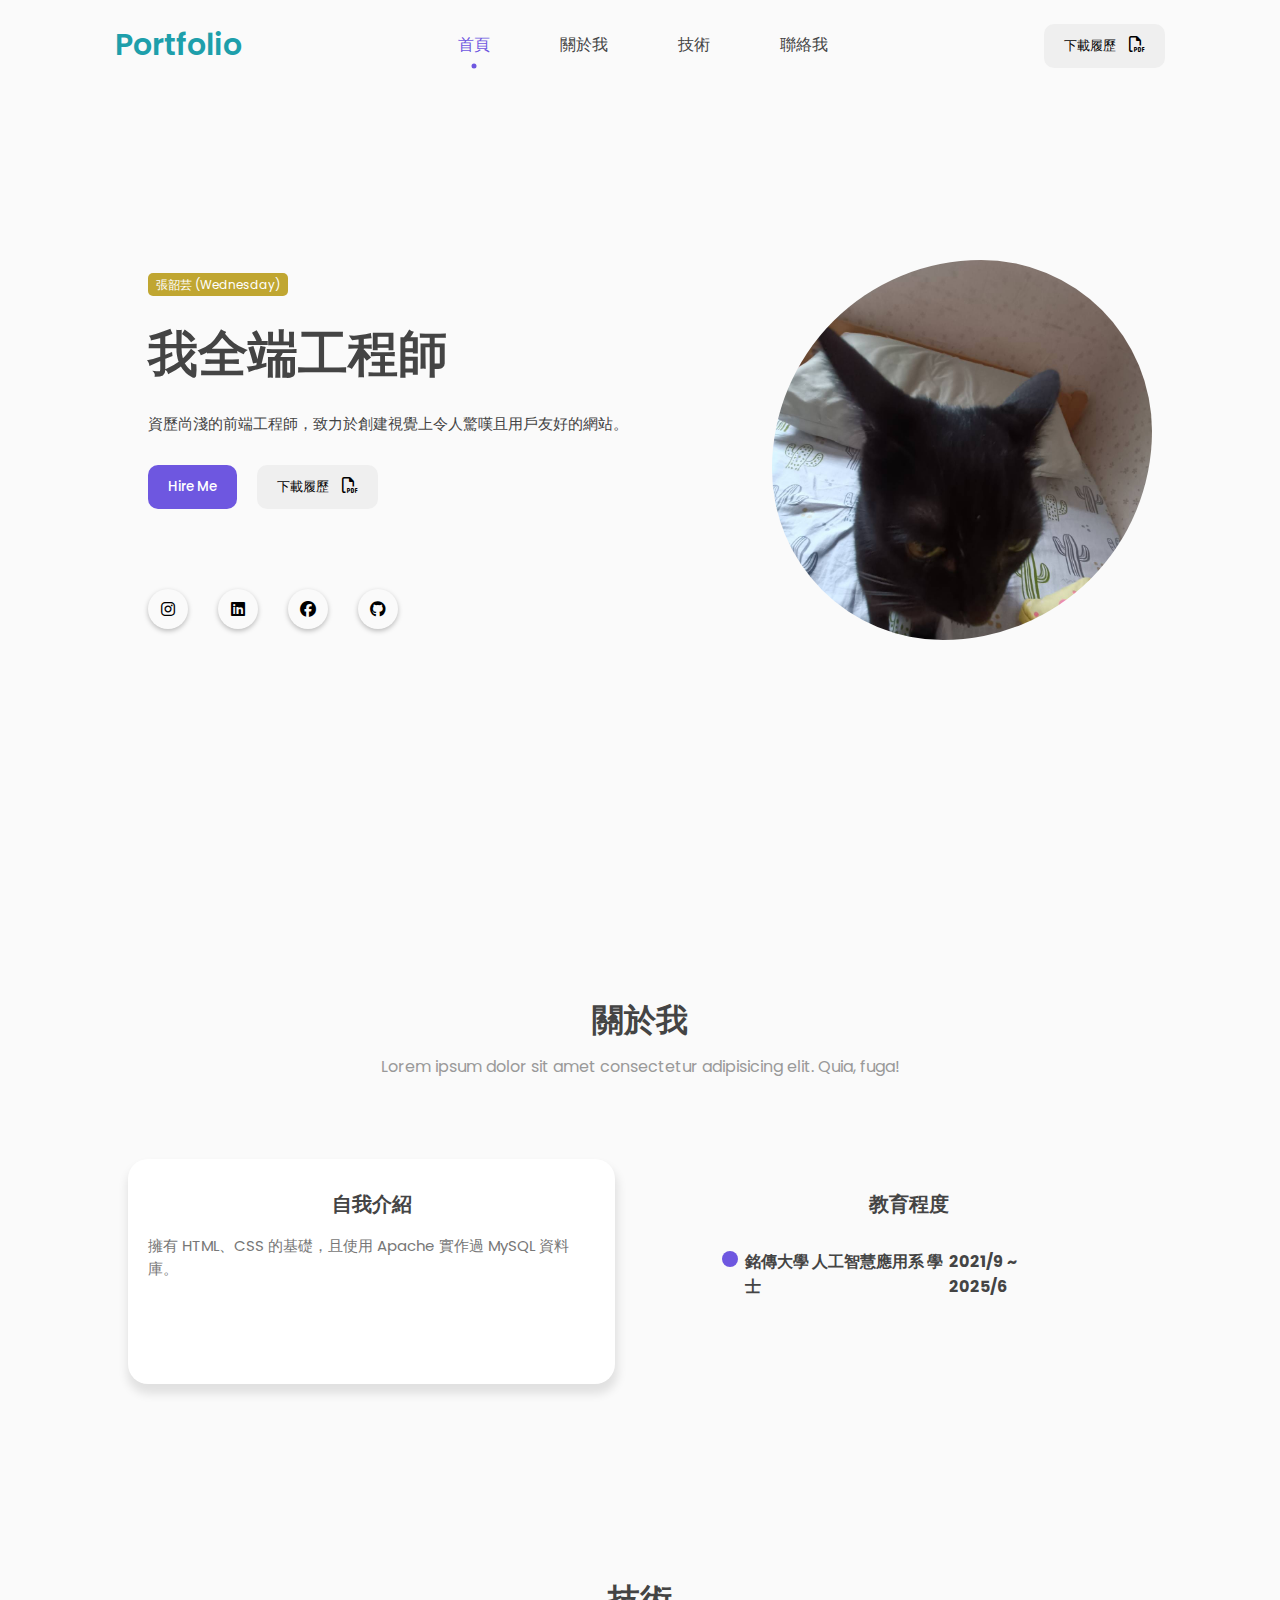
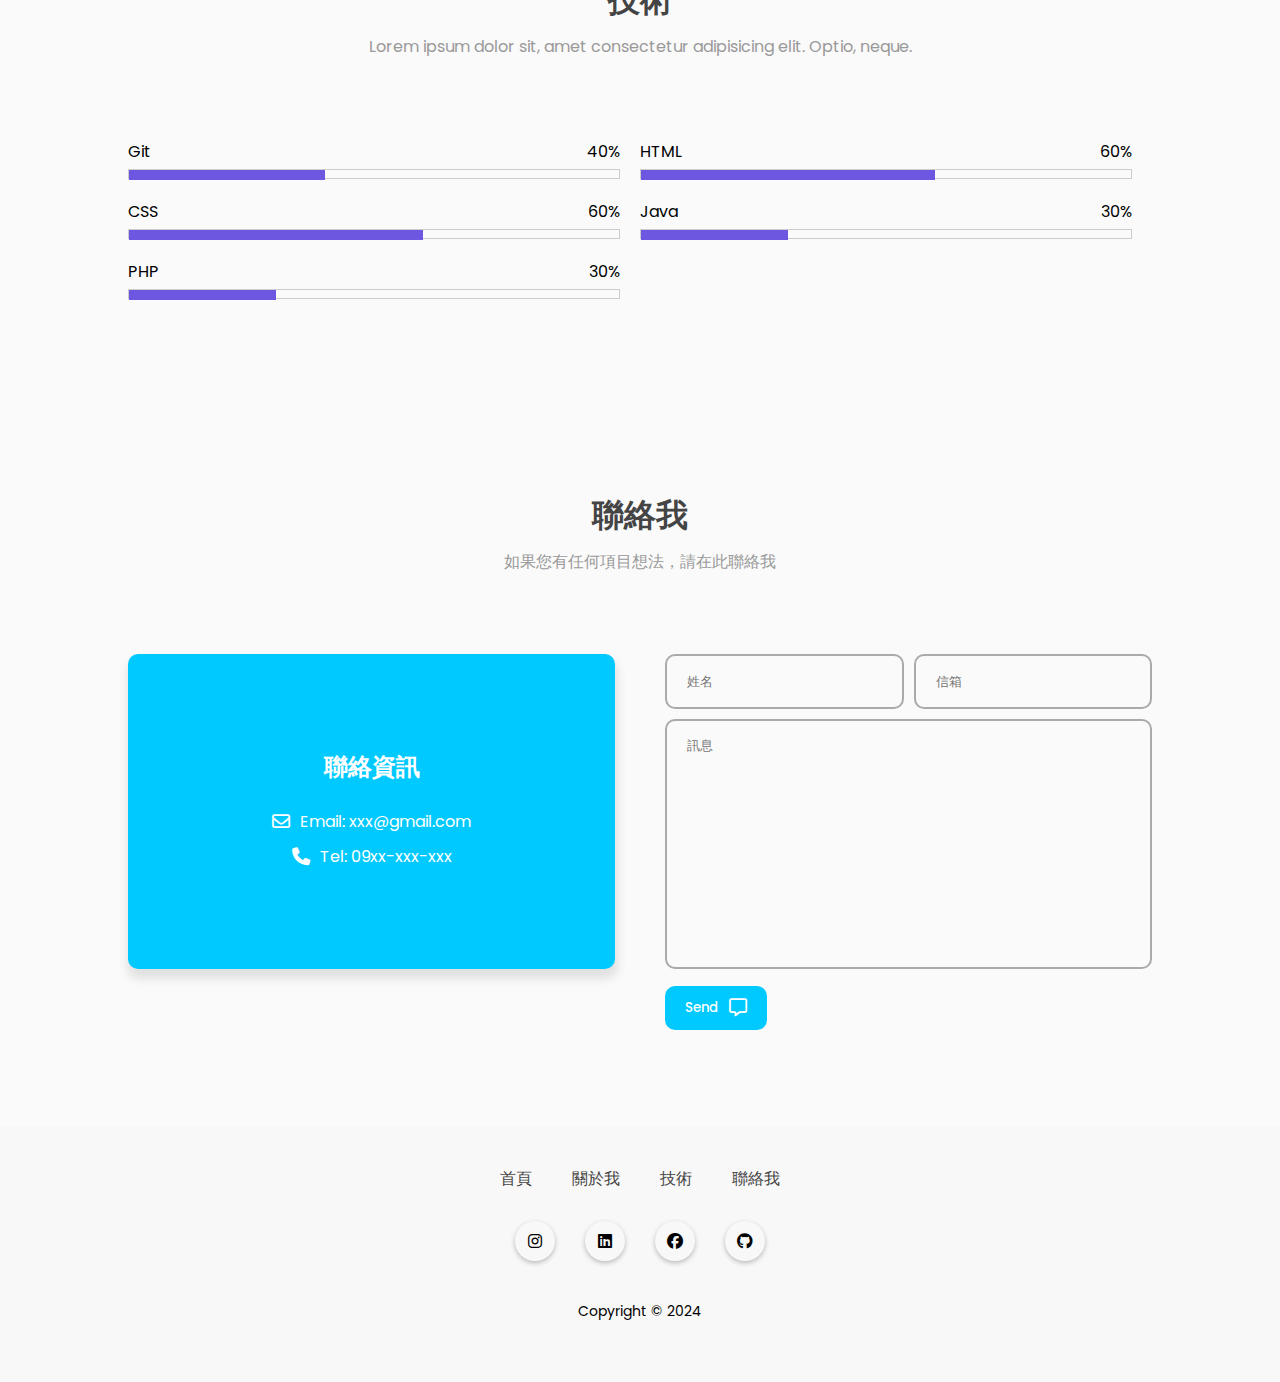
<file: src/index.html>
<!DOCTYPE html>
<html lang="en">
  <head>
    <meta charset="UTF-8" />
    <meta name="viewport" content="width=device-width, initial-scale=1.0" />
    <link rel="stylesheet" href="./style.min.css" />
    <link rel="stylesheet" href="https://cdnjs.cloudflare.com/ajax/libs/font-awesome/6.6.0/css/all.min.css" />
    <title>張韶芸個人網站</title>
  </head>
  <body>
    <div class="container">
      <nav id="header">
        <div class="nav-logo">
          <p class="nav-name">Portfolio</p>
        </div>
        <div>
          <ul class="nav-menu">
            <li class="nav-item">
              <a href="#home" class="nav-link active-link">首頁</a>
            </li>
            <li class="nav-item">
              <a href="#about" class="nav-link">關於我</a>
            </li>
            <li class="nav-item">
              <a href="#skill" class="nav-link">技術</a>
            </li>
            <li class="nav-item">
              <a href="#contact" class="nav-link">聯絡我</a>
            </li>
          </ul>
        </div>
        <div class="nav-button">
          <button class="btn">下載履歷 <i class="fa-regular fa-file-pdf"></i></button>
        </div>
      </nav>
      <main class="wrapper">
        <section id="home" class="home-box">
          <div class="home-text">
            <div class="home-text-card">
              <span>張韶芸 (Wednesday)</span>
            </div>
            <div class="home-name">
              <p>我全端工程師</p>
            </div>
            <div class="home-text-info">
              <p>資歷尚淺的前端工程師，致力於創建視覺上令人驚嘆且用戶友好的網站。</p>
            </div>
            <div class="home-text-btn">
              <button class="btn blue-btn">Hire Me</button>
              <button class="btn">下載履歷 <i class="fa-regular fa-file-pdf"></i></button>
            </div>
            <div class="icons">
              <div class="icon"><i class="fa-brands fa-instagram"></i></div>
              <div class="icon"><i class="fa-brands fa-linkedin"></i></div>
              <div class="icon"><i class="fa-brands fa-facebook"></i></div>
              <div class="icon"><i class="fa-brands fa-github"></i></div>
            </div>
          </div>
          <div class="home-image">
            <div class="image">
              <img src="./assets/images/lulu.jpg" alt="Picture" />
            </div>
          </div>
        </section>
        <section id="about" class="section">
          <div class="top-header">
            <h1>關於我</h1>
            <span>Lorem ipsum dolor sit amet consectetur adipisicing elit. Quia, fuga!</span>
          </div>
          <div class="about-container">
            <div class="introduce">
              <div class="card">
                <h3>自我介紹</h3>
                <p>擁有 HTML、CSS 的基礎，且使用 Apache 實作過 MySQL 資料庫。</p>
              </div>
            </div>
            <div class="contents">
              <div class="education">
                <h3>教育程度</h3>
                <div class="item">
                  <strong>銘傳大學 人工智慧應用系 學士</strong>
                  <strong>2021/9 ~ 2025/6</strong>
                </div>
              </div>
            </div>
          </div>
        </section>
        <section id="skill" class="section">
          <div class="top-header">
            <h1>技術</h1>
            <span>Lorem ipsum dolor sit, amet consectetur adipisicing elit. Optio, neque.</span>
          </div>
          <div class="skill-container">
            <div class="skill-item">
              <span class="skill">
                <span>Git</span>
                <span>40%</span>
              </span>
              <div class="progress-bar-wrap">
                <div class="progress-bar" aria-valuenow="40" aria-valuemin="0" aria-valuemax="100" style="width: 40%"></div>
              </div>
            </div>
            <div class="skill-item">
              <span class="skill">
                <span>HTML</span>
                <span>60%</span>
              </span>
              <div class="progress-bar-wrap">
                <div class="progress-bar" aria-valuenow="60" aria-valuemin="0" aria-valuemax="100" style="width: 60%"></div>
              </div>
            </div>
            <div class="skill-item">
              <span class="skill">
                <span>CSS</span>
                <span>60%</span>
              </span>
              <div class="progress-bar-wrap">
                <div class="progress-bar" aria-valuenow="60" aria-valuemin="0" aria-valuemax="100" style="width: 60%"></div>
              </div>
            </div>
            <div class="skill-item">
              <span class="skill">
                <span>Java</span>
                <span>30%</span>
              </span>
              <div class="progress-bar-wrap">
                <div class="progress-bar" aria-valuenow="30" aria-valuemin="0" aria-valuemax="100" style="width: 30%"></div>
              </div>
            </div>
            <div class="skill-item">
              <span class="skill">
                <span>PHP</span>
                <span>30%</span>
              </span>
              <div class="progress-bar-wrap">
                <div class="progress-bar" aria-valuenow="30" aria-valuemin="0" aria-valuemax="100" style="width: 30%"></div>
              </div>
            </div>
          </div>
        </section>
        <section id="contact" class="section">
          <div class="top-header">
            <h1>聯絡我</h1>
            <span>如果您有任何項目想法，請在此聯絡我</span>
          </div>
          <div class="contact-container">
            <div class="info">
              <div class="contact-info">
                <h2>聯絡資訊</h2>
                <p><i class="fa-regular fa-envelope"></i> Email: xxx@gmail.com</p>
                <p><i class="fa-solid fa-phone"></i> Tel: 09xx-xxx-xxx</p>
              </div>
            </div>
            <div class="form">
              <div class="form-control">
                <div class="form-inputs">
                  <input type="text" class="input-field" placeholder="姓名" />
                  <input type="text" class="input-field" placeholder="信箱" />
                </div>
                <div class="textarea">
                  <textarea placeholder="訊息"></textarea>
                </div>
                <div class="form-button">
                  <button class="btn">Send <i class="fa-regular fa-message"></i></button>
                </div>
              </div>
            </div>
          </div>
        </section>
      </main>
      <footer>
        <div class="top-footer">
          <ul class="footer-menu">
            <li class="menu-item">
              <a href="#home">首頁</a>
            </li>
            <li class="menu-item">
              <a href="#about">關於我</a>
            </li>
            <li class="menu-item">
              <a href="#skill">技術</a>
            </li>
            <li class="menu-item">
              <a href="#contact">聯絡我</a>
            </li>
          </ul>
        </div>
        <div class="footer-icons">
          <div class="icon"><i class="fa-brands fa-instagram"></i></div>
          <div class="icon"><i class="fa-brands fa-linkedin"></i></div>
          <div class="icon"><i class="fa-brands fa-facebook"></i></div>
          <div class="icon"><i class="fa-brands fa-github"></i></div>
        </div>
        <div class="bottom-footer">
          <p>Copyright &copy; 2024</p>
        </div>
      </footer>
    </div>
    <script src="./main.js"></script>
  </body>
</html>
</file>
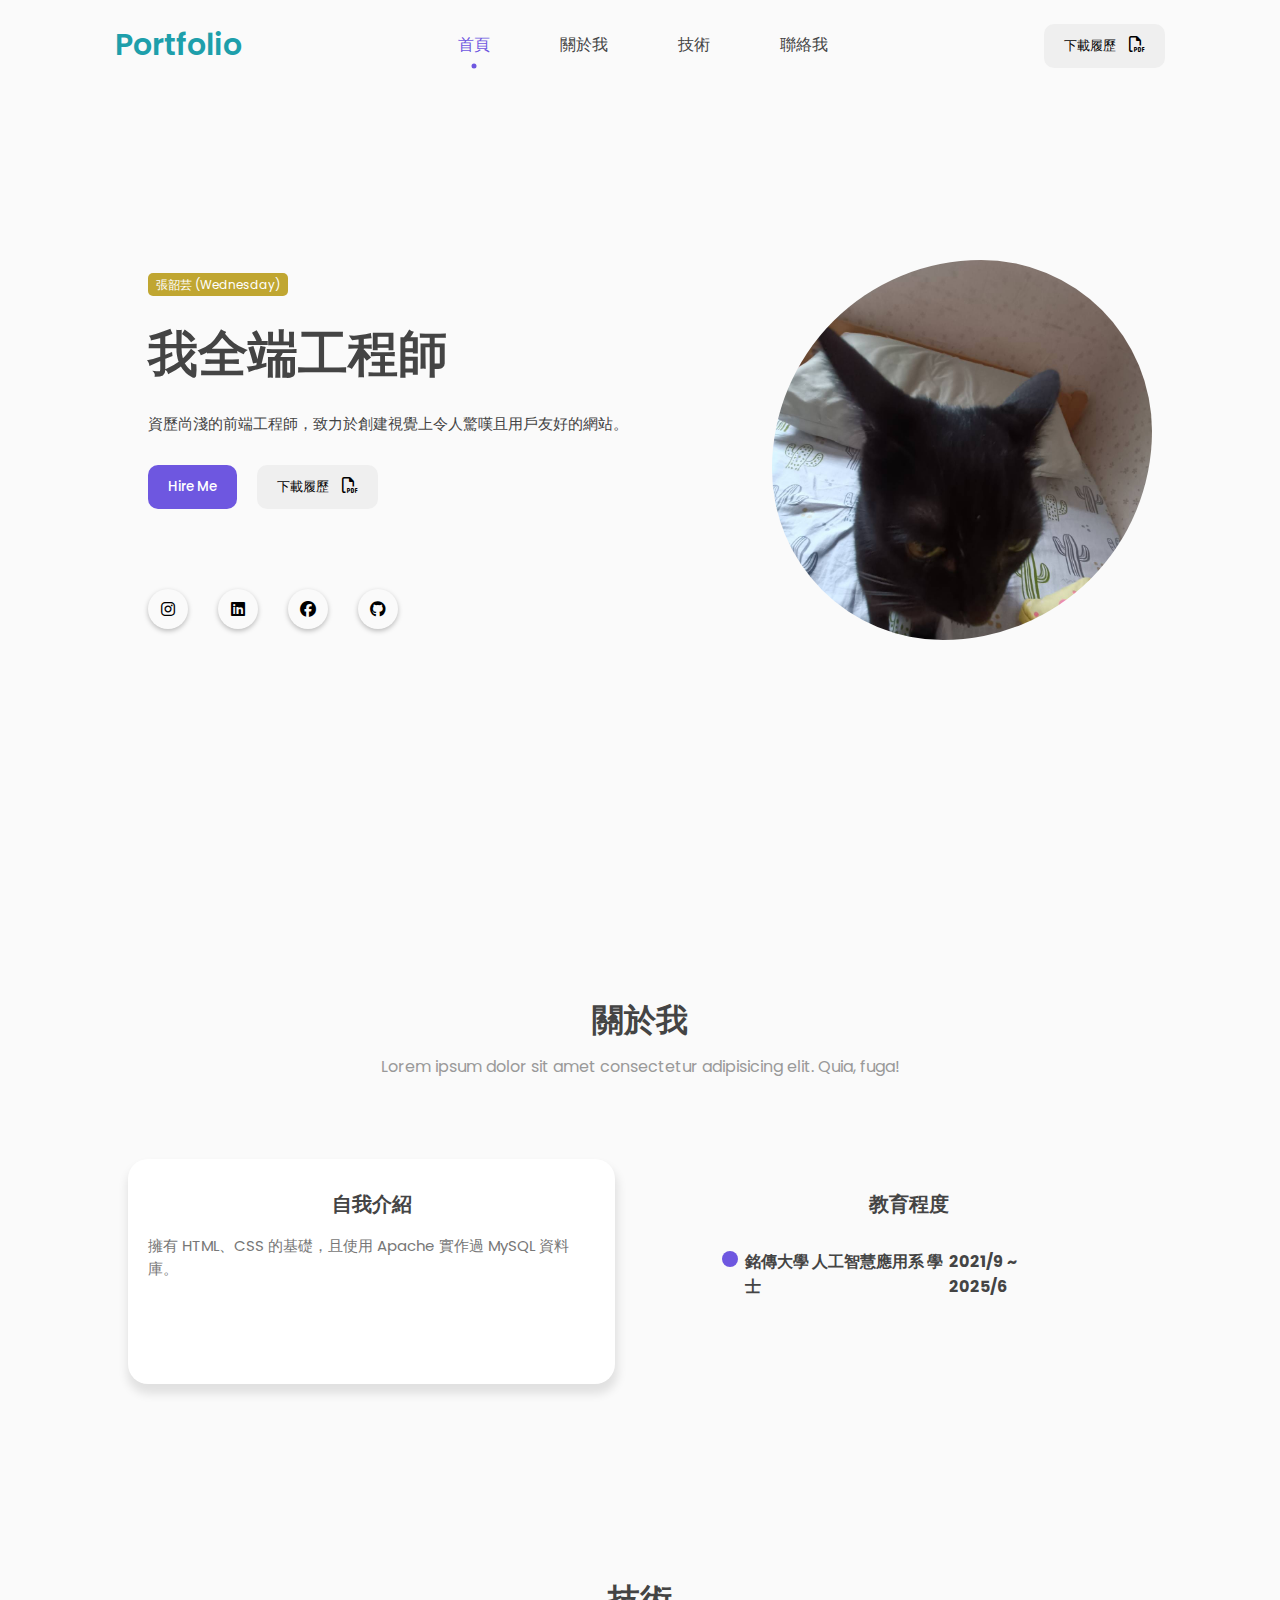
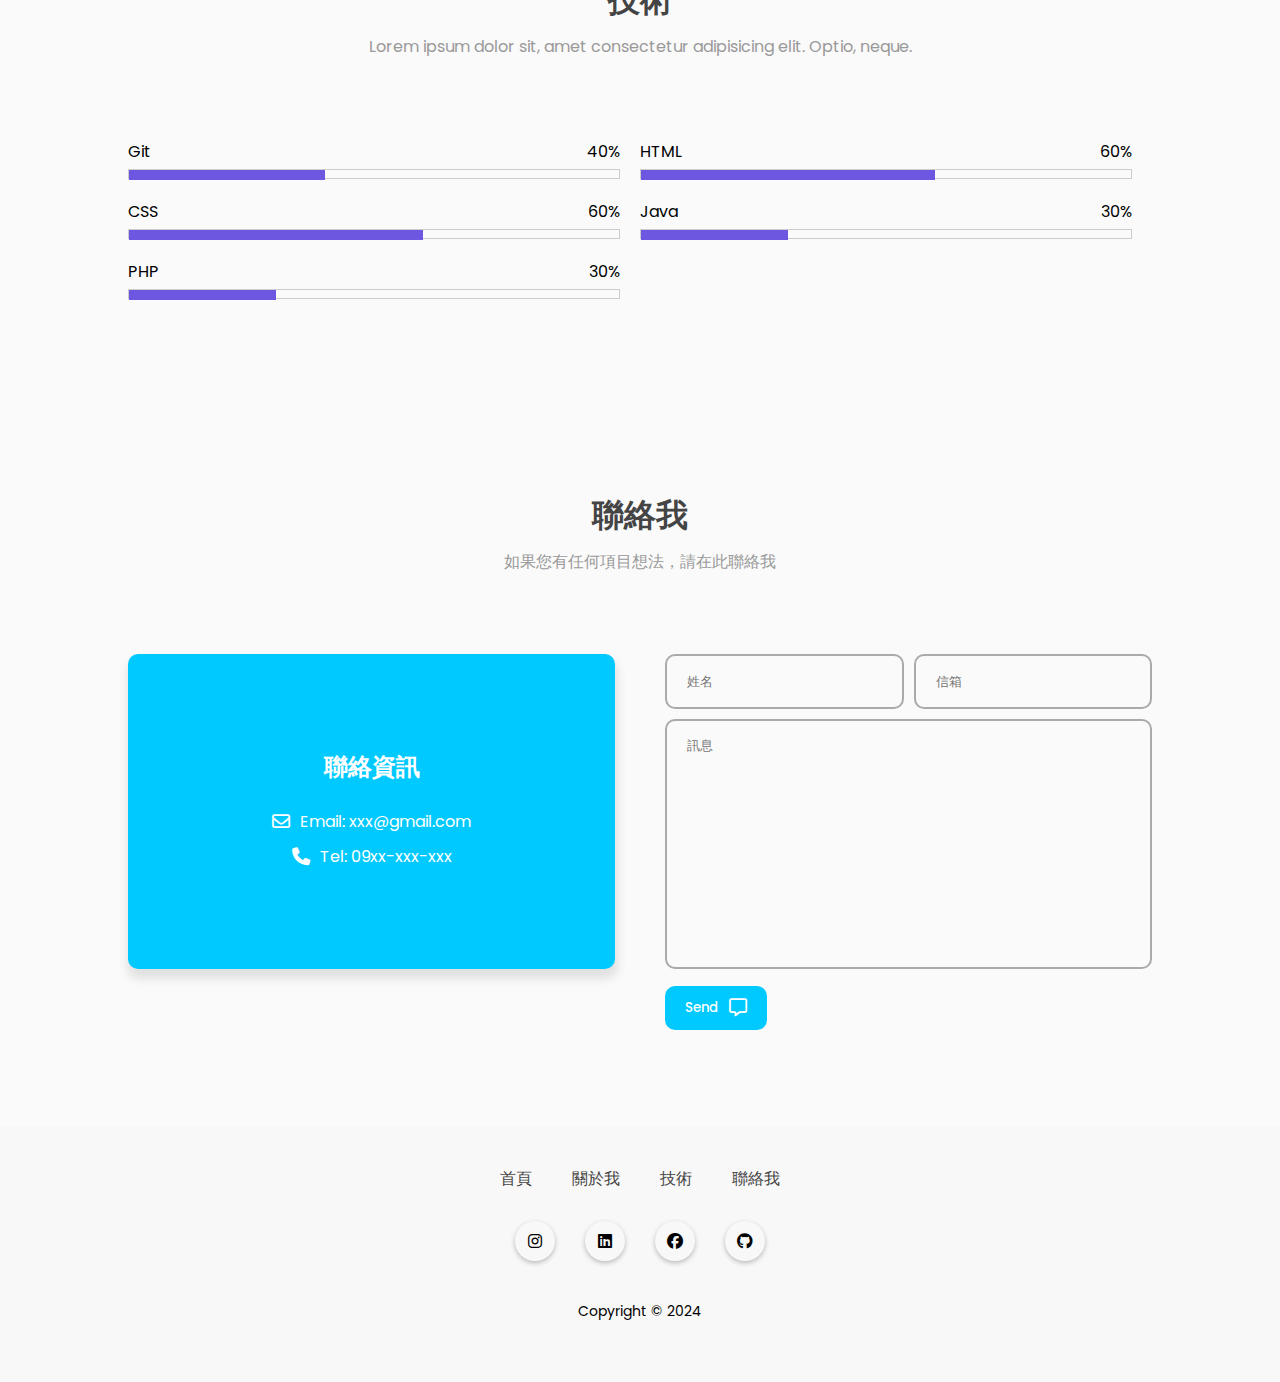
<file: src/assets/code/index.html>
<!DOCTYPE html>
<html lang="en">
  <head>
    <meta charset="UTF-8" />
    <meta name="viewport" content="width=device-width, initial-scale=1.0" />
    <link rel="stylesheet" href="./style.min.css" />
    <link rel="stylesheet" href="https://cdnjs.cloudflare.com/ajax/libs/font-awesome/6.6.0/css/all.min.css" />
    <title>張韶芸個人網站</title>
  </head>
  <body>
    <div class="container">
      <nav id="header">
        <div class="nav-logo">
          <p class="nav-name">Portfolio</p>
        </div>
        <div>
          <ul class="nav-menu">
            <li class="nav-item">
              <a href="#home" class="nav-link active-link">首頁</a>
            </li>
            <li class="nav-item">
              <a href="#about" class="nav-link">關於我</a>
            </li>
            <li class="nav-item">
              <a href="#skill" class="nav-link">技術</a>
            </li>
            <li class="nav-item">
              <a href="#contact" class="nav-link">聯絡我</a>
            </li>
          </ul>
        </div>
        <div class="nav-button">
          <button class="btn">下載履歷 <i class="fa-regular fa-file-pdf"></i></button>
        </div>
      </nav>
      <main class="wrapper">
        <section id="home" class="home-box">
          <div class="home-text">
            <div class="home-text-card">
              <span>張韶芸 (Wednesday)</span>
            </div>
            <div class="home-name">
              <p>我全端工程師</p>
            </div>
            <div class="home-text-info">
              <p>資歷尚淺的前端工程師，致力於創建視覺上令人驚嘆且用戶友好的網站。</p>
            </div>
            <div class="home-text-btn">
              <button class="btn blue-btn">Hire Me</button>
              <button class="btn">下載履歷 <i class="fa-regular fa-file-pdf"></i></button>
            </div>
            <div class="icons">
              <div class="icon"><i class="fa-brands fa-instagram"></i></div>
              <div class="icon"><i class="fa-brands fa-linkedin"></i></div>
              <div class="icon"><i class="fa-brands fa-facebook"></i></div>
              <div class="icon"><i class="fa-brands fa-github"></i></div>
            </div>
          </div>
          <div class="home-image">
            <div class="image">
              <img src="/src/assets/images/lulu.jpg" alt="Picture" />
            </div>
          </div>
        </section>
        <section id="about" class="section">
          <div class="top-header">
            <h1>關於我</h1>
            <span>Lorem ipsum dolor sit amet consectetur adipisicing elit. Quia, fuga!</span>
          </div>
          <div class="about-container">
            <div class="introduce">
              <div class="card">
                <h3>自我介紹</h3>
                <p>擁有 HTML、CSS 的基礎，且使用 Apache 實作過 MySQL 資料庫。</p>
              </div>
            </div>
            <div class="contents">
              <div class="education">
                <h3>教育程度</h3>
                <div class="item">
                  <strong>銘傳大學 人工智慧應用系 學士</strong>
                  <strong>2021/9 ~ 2025/6</strong>
                </div>
              </div>
            </div>
          </div>
        </section>
        <section id="skill" class="section">
          <div class="top-header">
            <h1>技術</h1>
            <span>Lorem ipsum dolor sit, amet consectetur adipisicing elit. Optio, neque.</span>
          </div>
          <div class="skill-container">
            <div class="skill-item">
              <span class="skill">
                <span>Git</span>
                <span>40%</span>
              </span>
              <div class="progress-bar-wrap">
                <div class="progress-bar" aria-valuenow="40" aria-valuemin="0" aria-valuemax="100" style="width: 40%"></div>
              </div>
            </div>
            <div class="skill-item">
              <span class="skill">
                <span>HTML</span>
                <span>60%</span>
              </span>
              <div class="progress-bar-wrap">
                <div class="progress-bar" aria-valuenow="60" aria-valuemin="0" aria-valuemax="100" style="width: 60%"></div>
              </div>
            </div>
            <div class="skill-item">
              <span class="skill">
                <span>CSS</span>
                <span>60%</span>
              </span>
              <div class="progress-bar-wrap">
                <div class="progress-bar" aria-valuenow="60" aria-valuemin="0" aria-valuemax="100" style="width: 60%"></div>
              </div>
            </div>
            <div class="skill-item">
              <span class="skill">
                <span>Java</span>
                <span>30%</span>
              </span>
              <div class="progress-bar-wrap">
                <div class="progress-bar" aria-valuenow="30" aria-valuemin="0" aria-valuemax="100" style="width: 30%"></div>
              </div>
            </div>
            <div class="skill-item">
              <span class="skill">
                <span>PHP</span>
                <span>30%</span>
              </span>
              <div class="progress-bar-wrap">
                <div class="progress-bar" aria-valuenow="30" aria-valuemin="0" aria-valuemax="100" style="width: 30%"></div>
              </div>
            </div>
          </div>
        </section>
        <section id="contact" class="section">
          <div class="top-header">
            <h1>聯絡我</h1>
            <span>如果您有任何項目想法，請在此聯絡我</span>
          </div>
          <div class="contact-container">
            <div class="info">
              <div class="contact-info">
                <h2>聯絡資訊</h2>
                <p><i class="fa-regular fa-envelope"></i> Email: xxx@gmail.com</p>
                <p><i class="fa-solid fa-phone"></i> Tel: 09xx-xxx-xxx</p>
              </div>
            </div>
            <div class="form">
              <div class="form-control">
                <div class="form-inputs">
                  <input type="text" class="input-field" placeholder="姓名" />
                  <input type="text" class="input-field" placeholder="信箱" />
                </div>
                <div class="textarea">
                  <textarea placeholder="訊息"></textarea>
                </div>
                <div class="form-button">
                  <button class="btn">Send <i class="fa-regular fa-message"></i></button>
                </div>
              </div>
            </div>
          </div>
        </section>
      </main>
      <footer>
        <div class="top-footer">
          <ul class="footer-menu">
            <li class="menu-item">
              <a href="#home">首頁</a>
            </li>
            <li class="menu-item">
              <a href="#about">關於我</a>
            </li>
            <li class="menu-item">
              <a href="#skill">技術</a>
            </li>
            <li class="menu-item">
              <a href="#contact">聯絡我</a>
            </li>
          </ul>
        </div>
        <div class="footer-icons">
          <div class="icon"><i class="fa-brands fa-instagram"></i></div>
          <div class="icon"><i class="fa-brands fa-linkedin"></i></div>
          <div class="icon"><i class="fa-brands fa-facebook"></i></div>
          <div class="icon"><i class="fa-brands fa-github"></i></div>
        </div>
        <div class="bottom-footer">
          <p>Copyright &copy; 2024</p>
        </div>
      </footer>
    </div>
    <script src="./main.js"></script>
  </body>
</html>
</file>
<file: src/style.min.css>
@import"https://fonts.googleapis.com/css2?family=Poppins:wght@400;500;600;700&display=swap";nav{position:fixed;display:flex;justify-content:space-between;width:100%;height:90px;line-height:90px;background-color:var(--body-color);padding-inline:9vw;transition:.3s;z-index:100}nav .nav-logo{position:relative}nav .nav-logo span{position:absolute;top:-15px;right:20px;font-size:5em;color:var(--text-color)}nav .nav-name{font-size:30px;font-weight:600;color:var(--text-color-second)}nav ul{display:flex;list-style:none;position:relative}nav ul .nav-link{text-decoration:none;color:var(--text-color);font-weight:500;padding-inline:15px;margin-inline:20px}nav ul .active-link{position:relative;color:var(--first-color);transition:.3}nav ul .active-link::after{content:"";position:absolute;left:50%;bottom:-15px;transform:translate(-50%, -50%);width:5px;height:5px;background-color:var(--first-color);border-radius:50%}.btn{font-weight:500;padding:12px 20px;background-color:#efefef;border:none;border-radius:10px;cursor:pointer;transition:.4s}.btn:hover{background-color:var(--second-color);color:var(--withe-color)}.btn>i{margin-left:10px}.home-text{padding-left:20px;min-height:80vh;width:50%;display:flex;flex-direction:column;justify-content:center}.home-text .home-text-card>span{background-color:var(--third-color);color:var(--white-color);padding:3px 8px;font-size:12px;border-radius:5px}.home-text .home-name{font-size:50px;font-weight:600;color:var(--text-color);margin-block:20px}.home-text .home-text-info{font-size:15px;margin-bottom:30px;color:var(--text-color)}.home-text .home-text-btn{display:flex;gap:20px}.home-text .home-text-btn>.blue-btn{background-color:var(--first-color);color:var(--white-color)}.home-text .home-text-btn>.blue-btn:hover{background-color:var(--first-color-hover)}.home-text .icons{display:flex;margin-top:5em;gap:30px}.home-image{display:flex;justify-content:right;align-items:center;min-height:80vh;width:50%}.home-image .image{margin:auto 0;width:380px;height:380px;border-radius:55% 45% 55% 45%;overflow:hidden}.home-image .image img{width:380px;-o-object-fit:cover;object-fit:cover}.about-container{display:flex;justify-content:space-between;width:100%;gap:50px}.about-container .introduce,.about-container .contents{display:flex;width:50%}.about-container h3{font-size:20px;font-weight:600;color:var(--text-color);margin-bottom:15px}.about-container .card{position:relative;display:flex;align-items:center;flex-direction:column;padding-block:30px 70px;padding-inline:20px;width:100%;background-color:var(--white-color);box-shadow:1px 8px 10px 2px var(--first-shadow-color);border-radius:20px}.about-container .card p{font-size:15px;color:#777}.about-container .education{position:relative;display:flex;align-items:center;flex-direction:column;padding-block:30px 70px;padding-inline:20px;width:100%}.about-container .education .item{width:80%;display:flex;justify-content:space-between;padding:15px;color:var(--text-color);position:relative}.about-container .education .item::before{box-sizing:border-box;content:"";position:absolute;margin-top:2px;left:-8px;width:16px;height:16px;border-radius:50px;background-color:var(--first-color)}.skill-container{display:flex;width:100%;gap:20px;flex-wrap:wrap}.skill-container .skill-item{flex-basis:calc(50% - 20px);display:flex;flex-direction:column;gap:5px}.skill-container .skill-item .skill{display:flex;align-items:center;justify-content:space-between}.skill-container .skill-item .progress-bar-wrap{height:10px;border:1px solid #ccc}.skill-container .skill-item .progress-bar-wrap .progress-bar{height:10px;background-color:var(--first-color)}.contact-container{display:flex;justify-content:space-between;width:100%;gap:50px}.contact-container .info,.contact-container .form{display:flex;width:50%}.contact-container .contact-info{position:relative;display:flex;flex-direction:column;justify-content:center;align-items:center;padding:20px 30px;width:100%;height:315px;background:var(--second-color);border-radius:10px;box-shadow:1px 8px 10px 2px var(--first-shadow-color);overflow:hidden}.contact-container .contact-info>h2{color:var(--white-color);margin-bottom:20px}.contact-container .contact-info p{display:flex;align-items:center;gap:10px;color:var(--white-color);margin-block:5px}.contact-container .contact-info i{font-size:18px}.contact-container .contact-info::after{background:var(--white-color)}.contact-container .contact-info:hover>h2,.contact-container .contact-info:hover p,.contact-container .contact-info:hover i{color:#777;z-index:2}.contact-container .form-control{display:flex;flex-direction:column;gap:10px;width:100%}.contact-container .form-control .form-inputs{display:flex;gap:10px;width:100%}.contact-container .form-control .input-field{width:50%;height:55px;background:rgba(0,0,0,0);border:2px solid #aaa;border-radius:10px;padding-inline:20px;outline:none}.contact-container .form-control textarea{width:100%;height:250px;background:rgba(0,0,0,0);border:2px solid #aaa;border-radius:10px;padding:15px 20px;outline:none;resize:none}.contact-container .form-control .form-button>.btn{display:flex;align-items:center;justify-content:center;background:var(--second-color);color:var(--white-color)}.contact-container .form-control .form-button>.btn:hover{background:#00b5e7}.contact-container .form-control .form-button i{font-size:18px}footer{display:flex;justify-content:center;align-items:center;flex-direction:column;row-gap:30px;background:#f8f8f8;padding-block:40px 60px}footer .top-footer .footer-menu{display:flex}footer .top-footer .footer-menu .menu-item{list-style:none}footer .top-footer .footer-menu .menu-item a{text-decoration:none;color:var(--text-color);font-weight:500;margin-inline:20px}footer .footer-icons{display:flex;gap:30px}footer .bottom-footer{font-size:14px;margin-top:10px}:root{--body-color: rgb(250, 250, 250);--white-color: rgb(255, 255, 255);--text-color: rgb(68, 68, 68);--text-color-second: rgb(30, 159, 171);--first-color: rgb(110, 87, 224);--first-color-hover: rgb(40, 91, 212);--first-shadow-color: rgba(0, 0, 0, 0.1);--second-color: rgb(0, 201, 255);--third-color: rgb(192, 166, 49)}*{margin:0;padding:0;box-sizing:border-box;font-family:"Poppins",sans-serif}html{scroll-behavior:smooth}::-webkit-scrollbar{width:10px;border-radius:25px}::-webkit-scrollbar-track{background:#f1f1f1}::-webkit-scrollbar-thumb{background:#ccc;border-radius:30px}::-webkit-scrollbar-thumb:hover{background:#bbb}body{background-color:var(--body-color)}body .container{width:100%}*{margin:0;padding:0;box-sizing:border-box}.wrapper{padding-inline:10vw}.wrapper .home-box{position:relative;display:flex;height:100vh;min-height:700px}.wrapper .section{padding-block:6em}.wrapper .section .top-header{text-align:center;margin-bottom:5em}.wrapper .section .top-header h1{font-weight:600;color:var(--text-color);margin-bottom:10px}.wrapper .section .top-header span{color:#999}i{font-size:16px}.icon{display:flex;justify-content:center;align-items:center;width:40px;height:40px;border-radius:50%;box-shadow:0px 2px 5px 0px rgba(0,0,0,.25);cursor:pointer}.icon:hover{color:var(--first-color)}/*# sourceMappingURL=style.min.css.map */
</file>
<file: src/assets/code/style.min.css>
@import"https://fonts.googleapis.com/css2?family=Poppins:wght@400;500;600;700&display=swap";nav{position:fixed;display:flex;justify-content:space-between;width:100%;height:90px;line-height:90px;background-color:var(--body-color);padding-inline:9vw;transition:.3s;z-index:100}nav .nav-logo{position:relative}nav .nav-logo span{position:absolute;top:-15px;right:20px;font-size:5em;color:var(--text-color)}nav .nav-name{font-size:30px;font-weight:600;color:var(--text-color-second)}nav ul{display:flex;list-style:none;position:relative}nav ul .nav-link{text-decoration:none;color:var(--text-color);font-weight:500;padding-inline:15px;margin-inline:20px}nav ul .active-link{position:relative;color:var(--first-color);transition:.3}nav ul .active-link::after{content:"";position:absolute;left:50%;bottom:-15px;transform:translate(-50%, -50%);width:5px;height:5px;background-color:var(--first-color);border-radius:50%}.btn{font-weight:500;padding:12px 20px;background-color:#efefef;border:none;border-radius:10px;cursor:pointer;transition:.4s}.btn:hover{background-color:var(--second-color);color:var(--withe-color)}.btn>i{margin-left:10px}.home-text{padding-left:20px;min-height:80vh;width:50%;display:flex;flex-direction:column;justify-content:center}.home-text .home-text-card>span{background-color:var(--third-color);color:var(--white-color);padding:3px 8px;font-size:12px;border-radius:5px}.home-text .home-name{font-size:50px;font-weight:600;color:var(--text-color);margin-block:20px}.home-text .home-text-info{font-size:15px;margin-bottom:30px;color:var(--text-color)}.home-text .home-text-btn{display:flex;gap:20px}.home-text .home-text-btn>.blue-btn{background-color:var(--first-color);color:var(--white-color)}.home-text .home-text-btn>.blue-btn:hover{background-color:var(--first-color-hover)}.home-text .icons{display:flex;margin-top:5em;gap:30px}.home-image{display:flex;justify-content:right;align-items:center;min-height:80vh;width:50%}.home-image .image{margin:auto 0;width:380px;height:380px;border-radius:55% 45% 55% 45%;overflow:hidden}.home-image .image img{width:380px;-o-object-fit:cover;object-fit:cover}.about-container{display:flex;justify-content:space-between;width:100%;gap:50px}.about-container .introduce,.about-container .contents{display:flex;width:50%}.about-container h3{font-size:20px;font-weight:600;color:var(--text-color);margin-bottom:15px}.about-container .card{position:relative;display:flex;align-items:center;flex-direction:column;padding-block:30px 70px;padding-inline:20px;width:100%;background-color:var(--white-color);box-shadow:1px 8px 10px 2px var(--first-shadow-color);border-radius:20px}.about-container .card p{font-size:15px;color:#777}.about-container .education{position:relative;display:flex;align-items:center;flex-direction:column;padding-block:30px 70px;padding-inline:20px;width:100%}.about-container .education .item{width:80%;display:flex;justify-content:space-between;padding:15px;color:var(--text-color);position:relative}.about-container .education .item::before{box-sizing:border-box;content:"";position:absolute;margin-top:2px;left:-8px;width:16px;height:16px;border-radius:50px;background-color:var(--first-color)}.skill-container{display:flex;width:100%;gap:20px;flex-wrap:wrap}.skill-container .skill-item{flex-basis:calc(50% - 20px);display:flex;flex-direction:column;gap:5px}.skill-container .skill-item .skill{display:flex;align-items:center;justify-content:space-between}.skill-container .skill-item .progress-bar-wrap{height:10px;border:1px solid #ccc}.skill-container .skill-item .progress-bar-wrap .progress-bar{height:10px;background-color:var(--first-color)}.contact-container{display:flex;justify-content:space-between;width:100%;gap:50px}.contact-container .info,.contact-container .form{display:flex;width:50%}.contact-container .contact-info{position:relative;display:flex;flex-direction:column;justify-content:center;align-items:center;padding:20px 30px;width:100%;height:315px;background:var(--second-color);border-radius:10px;box-shadow:1px 8px 10px 2px var(--first-shadow-color);overflow:hidden}.contact-container .contact-info>h2{color:var(--white-color);margin-bottom:20px}.contact-container .contact-info p{display:flex;align-items:center;gap:10px;color:var(--white-color);margin-block:5px}.contact-container .contact-info i{font-size:18px}.contact-container .contact-info::after{background:var(--white-color)}.contact-container .contact-info:hover>h2,.contact-container .contact-info:hover p,.contact-container .contact-info:hover i{color:#777;z-index:2}.contact-container .form-control{display:flex;flex-direction:column;gap:10px;width:100%}.contact-container .form-control .form-inputs{display:flex;gap:10px;width:100%}.contact-container .form-control .input-field{width:50%;height:55px;background:rgba(0,0,0,0);border:2px solid #aaa;border-radius:10px;padding-inline:20px;outline:none}.contact-container .form-control textarea{width:100%;height:250px;background:rgba(0,0,0,0);border:2px solid #aaa;border-radius:10px;padding:15px 20px;outline:none;resize:none}.contact-container .form-control .form-button>.btn{display:flex;align-items:center;justify-content:center;background:var(--second-color);color:var(--white-color)}.contact-container .form-control .form-button>.btn:hover{background:#00b5e7}.contact-container .form-control .form-button i{font-size:18px}footer{display:flex;justify-content:center;align-items:center;flex-direction:column;row-gap:30px;background:#f8f8f8;padding-block:40px 60px}footer .top-footer .footer-menu{display:flex}footer .top-footer .footer-menu .menu-item{list-style:none}footer .top-footer .footer-menu .menu-item a{text-decoration:none;color:var(--text-color);font-weight:500;margin-inline:20px}footer .footer-icons{display:flex;gap:30px}footer .bottom-footer{font-size:14px;margin-top:10px}:root{--body-color: rgb(250, 250, 250);--white-color: rgb(255, 255, 255);--text-color: rgb(68, 68, 68);--text-color-second: rgb(30, 159, 171);--first-color: rgb(110, 87, 224);--first-color-hover: rgb(40, 91, 212);--first-shadow-color: rgba(0, 0, 0, 0.1);--second-color: rgb(0, 201, 255);--third-color: rgb(192, 166, 49)}*{margin:0;padding:0;box-sizing:border-box;font-family:"Poppins",sans-serif}html{scroll-behavior:smooth}::-webkit-scrollbar{width:10px;border-radius:25px}::-webkit-scrollbar-track{background:#f1f1f1}::-webkit-scrollbar-thumb{background:#ccc;border-radius:30px}::-webkit-scrollbar-thumb:hover{background:#bbb}body{background-color:var(--body-color)}body .container{width:100%}*{margin:0;padding:0;box-sizing:border-box}.wrapper{padding-inline:10vw}.wrapper .home-box{position:relative;display:flex;height:100vh;min-height:700px}.wrapper .section{padding-block:6em}.wrapper .section .top-header{text-align:center;margin-bottom:5em}.wrapper .section .top-header h1{font-weight:600;color:var(--text-color);margin-bottom:10px}.wrapper .section .top-header span{color:#999}i{font-size:16px}.icon{display:flex;justify-content:center;align-items:center;width:40px;height:40px;border-radius:50%;box-shadow:0px 2px 5px 0px rgba(0,0,0,.25);cursor:pointer}.icon:hover{color:var(--first-color)}/*# sourceMappingURL=style.min.css.map */
</file>
